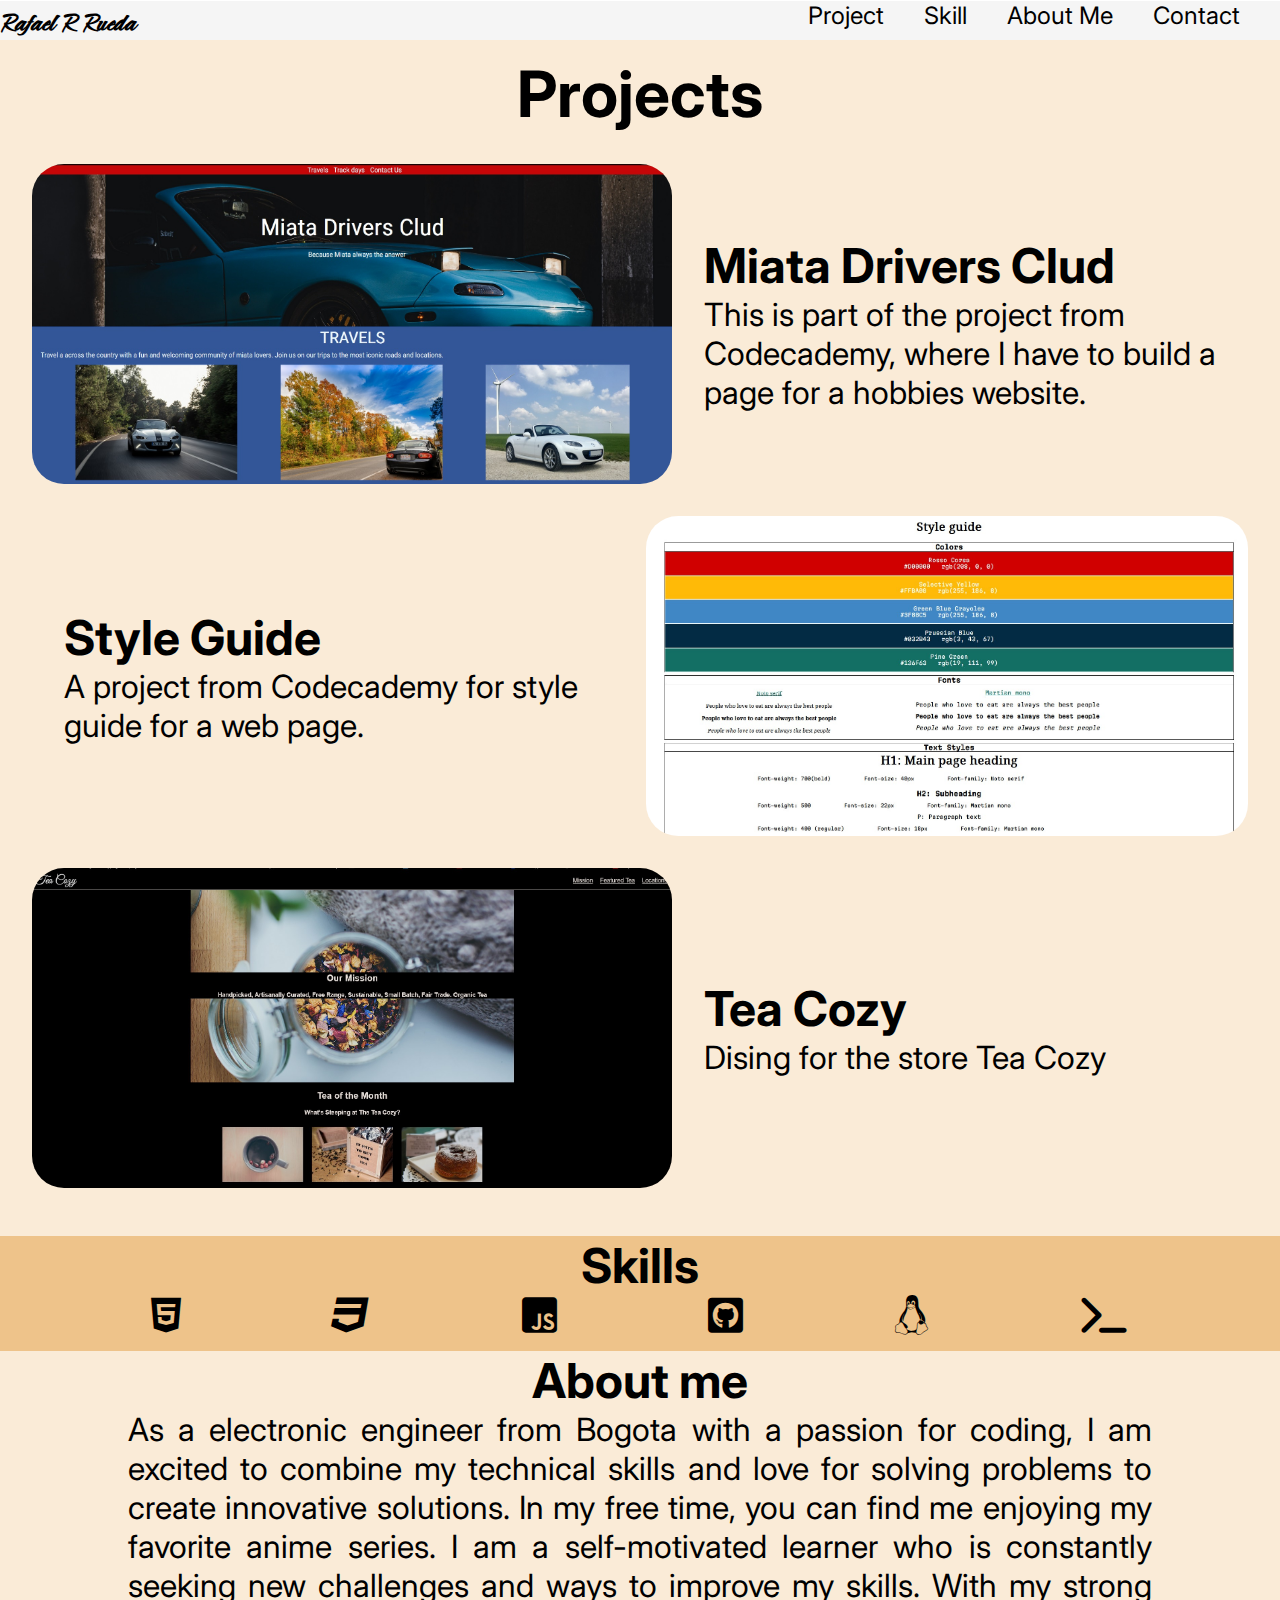
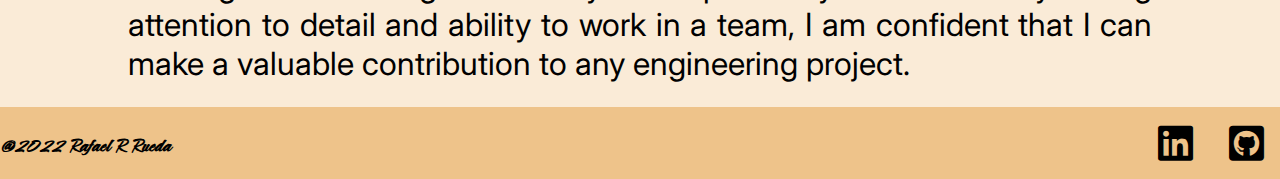
<file: index.html>
<!DOCTYPE html>
<html lang="en">
    <head>
        <link rel="stylesheet" href="./style.css">
        <link rel="stylesheet" href="./assets/fontawesome/css/fontawesome.css">
        <link rel="stylesheet" href="./assets/fontawesome/css/brands.css">
        <link rel="stylesheet" href="./assets/fontawesome/css/solid.css">
        <link rel="preconnect" href="https://fonts.googleapis.com">
        <link rel="preconnect" href="https://fonts.gstatic.com" crossorigin>
        <link href="https://fonts.googleapis.com/css2?family=Caramel&family=Inter&display=swap" rel="stylesheet">
        <title>Rafael R Rueda</title>
    </head>
    <body>
        <header>
            <h3>Rafael R Rueda</h3>
            <nav>
                <ul>
                    <li class="navbar"><a href="#projects">Project</a></li>
                    <li class="navbar"><a href="#skill">Skill</a></li>
                    <li class="navbar"><a href="#about-me">About Me</a></li>
                    <li class="navbar"><a href="./contact.html">Contact</a></li>
                </ul>
            </nav>
        </header>

        <!-- Projects remeber to change for others-->
        <section id="projects">
            <h1>Projects</h1>
            <div class="pro-container-left">
                <img src="./assets/miataClub.jpg" alt="Image of the page miata clud">
                <div class="info-pro">
                    <h2>Miata Drivers Clud</h2>
                    <p>This is part of the project from Codecademy, where I have to build a page for a hobbies website.</p>
                </div>
            </div>
            <div class="pro-container-right">
                <div class="info-pro">
                    <h2>Style Guide</h2>
                    <p>A project from Codecademy for style guide for a web page.</p>
                </div>
                <img src="./assets/StyleGuide.jpg" alt="Image of styling for a web page">
            </div>
            <div class="pro-container-left">
                <img src="./assets/teaCozy.jpg" alt="Image of the page of Tea Cozy">
                <div class="info-pro">
                    <h2>Tea Cozy</h2>
                    <p>Dising for the store Tea Cozy</p>
                </div>
            </div>
        </section>

        <!-- Skills -->
        <section id="skill">
            <h1>Skills</h1>
            <div class="skill-container">
                <i class="fab fa-html5"></i>
                <i class="fab fa-css3"></i>
                <i class="fab fa-js-square"></i> 
                <i class="fab fa-github-square"></i>
                <i class="fab ffab fa-linux"></i>
                <i class="fas fa-terminal"></i> 
            </div>
        </section>

        <!-- About me -->
        <section id="about-me">
            <h1>About me</h1>
            <p>As a electronic engineer from Bogota with a passion for coding,
                 I am excited to combine my technical skills and love for solving problems to create innovative solutions.
                In my free time, you can find me enjoying my favorite anime series. 
                I am a self-motivated learner who is constantly seeking new challenges and ways to improve my skills. 
                With my strong attention to detail and ability to work in a team, I am confident that I can make a valuable contribution to any engineering project.</p>
        </section>

        <!-- Footer -->
        <footer>
            <h4>@2022 Rafael R Rueda</h4>
            <div id="social">
                <i class="fab fa-linkedin"></i>
                <i class="fab fa-github-square"></i>
            </div>     
        </footer>

    </body>
</html>
</file>
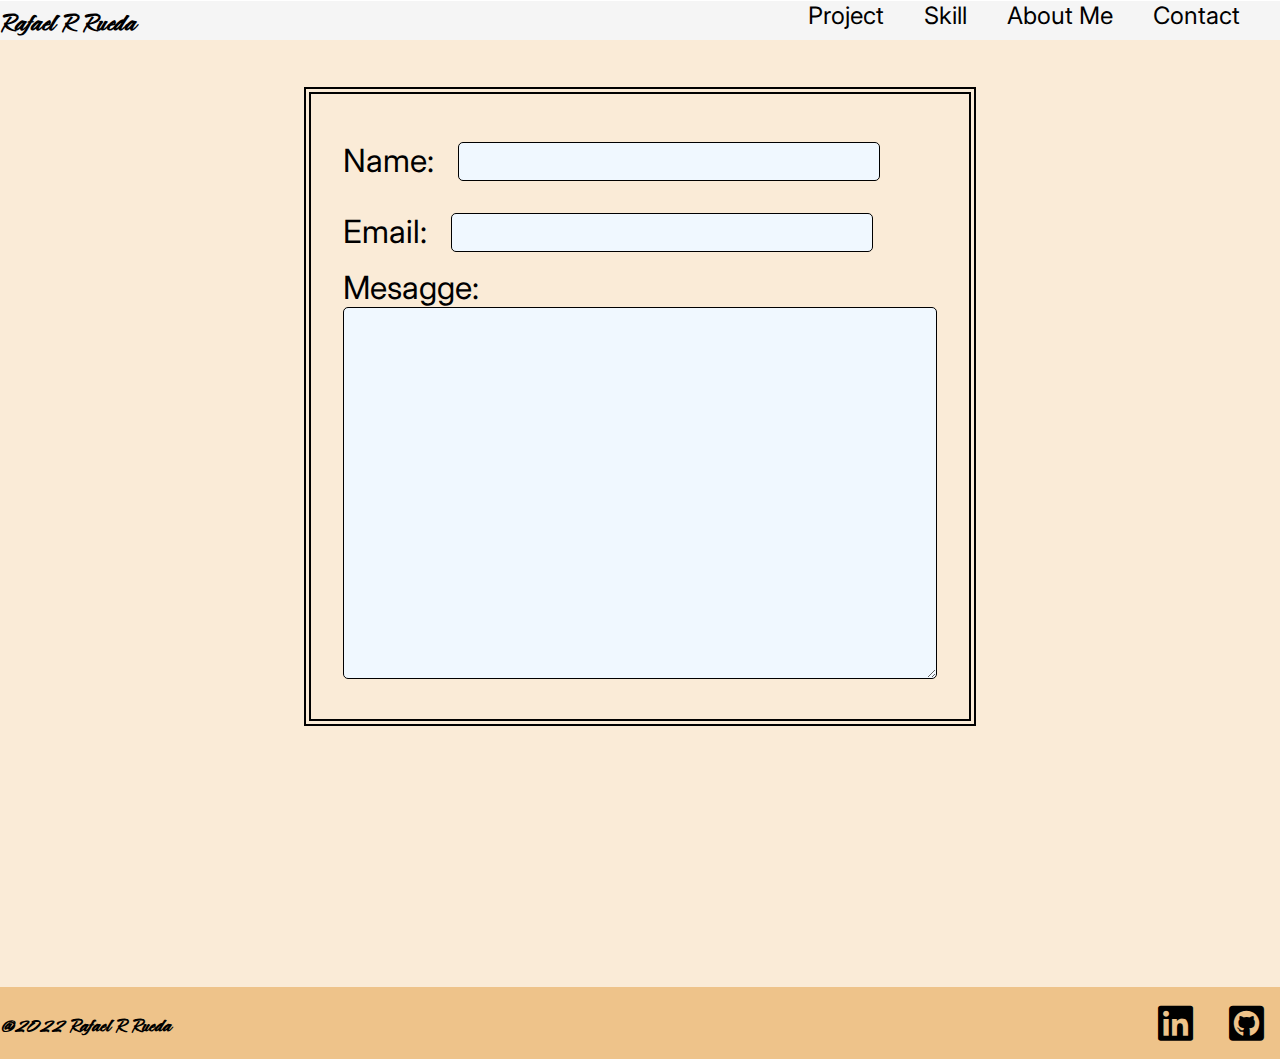
<file: contact.html>
<!DOCTYPE html>
<html lang="en">
    <head>
        <link rel="stylesheet" href="style.css">
        <link rel="stylesheet" href="./assets/fontawesome/css/fontawesome.css">
        <link rel="stylesheet" href="./assets/fontawesome/css/brands.css">
        <link rel="stylesheet" href="./assets/fontawesome/css/solid.css">
        <link rel="preconnect" href="https://fonts.googleapis.com">
        <link rel="preconnect" href="https://fonts.gstatic.com" crossorigin>
        <link href="https://fonts.googleapis.com/css2?family=Caramel&family=Inter&display=swap" rel="stylesheet">
        <title>Contact</title>
    </head>
    <body>
        <header>
            <h3>Rafael R Rueda</h3>
            <nav>
                <ul>
                    <li class="navbar"><a href="./index.html#project">Project</a></li>
                    <li class="navbar"><a href="./index.html#skill">Skill</a></li>
                    <li class="navbar"><a href="./index.html#about-me">About Me</a></li>
                    <li class="navbar"><a href="./contact.html">Contact</a></li>
                </ul>
            </nav>
        </header>

        <!-- Form for Contact -->
        <section id="contact">
            <div class="contact-container">
                <form method="POST" id="fcontact">
                    <label for="fname">Name:</label>
                    <input type="text" id="fname" name="fname"><br>
                    <label for="femail">Email:</label>
                    <input type="text" id="femail" name="femail"><br>
                    <label for="fmessage">Mesagge:</label><br>
                    <textarea name="fmessage" id="fmessage" cols="30" rows="10"></textarea>
                </form>
            </div>
        </section>

         <!-- Footer -->
         <footer>
             <h4>@2022 Rafael R Rueda</h4>
             <div id="social">
                 <i class="fab fa-linkedin"></i>
                 <i class="fab fa-github-square"></i>
             </div>     
         </footer>
        
    </body>
</html>
</file>
<file: style.css>
/* Reset */
* {
    margin: 0;
    padding: 0;
    border: 0;
    outline: 0;
    font-size: 100%;
    vertical-align: baseline;
    background: transparent;
}

/* Universal */
html{
    font-size: 16px;  
    font-family: 'Inter'; 
}

h2{
    font-size: 3rem;
}

h3{
    font-size: 2rem;
    font-family: 'Caramel';
}

p{
    font-size: 2rem;
}

i{
    font-size: 2.5rem;
}

/* Navbar */
header{
    display: flex;
    justify-content: space-between;
    background-color: whitesmoke;
    height: auto;
    position: sticky;
    top: 1px;
}

nav ul{
    display: flex;
    width: auto;
    list-style: none;
    
}
.navbar{
    align-content: center;
}

.navbar a{
    padding-right: 2.5rem;
    font-size: 1.5rem;
    text-decoration: none;
    color: black;
    
}

@media only screen and (max-width: 480px){
    h3{
        display: none;
    }
    
    .navbar a{
        padding-right: 0.5rem;
    }
}

/* Project */
#projects{
    background-color: antiquewhite;
    padding: 1rem 0;
    height: auto;
}

#projects h1{
    font-size: 4rem;
    text-align: center;
}

.pro-container-left{
    display: flex;
    justify-content: left;
    align-items: center;
    margin: 2rem;
}

.pro-container-right{
    display: flex;
    justify-content: right;
    align-items: center;
    margin: 2rem;
}

img{
    height: 20rem;
    width: 40rem;
    border-radius: 2rem;
}

.info-pro{
    width: 37rem;
    margin: 2rem;
}

@media only screen and (max-width: 480px){
    .pro-container-right, .pro-container-left{
        display: block;
        justify-content: center;
        font-size: 1rem;
    }

    img{
        height: 10rem;
        width: 20rem;
    }

    .info-pro{
        width: auto;
        margin: auto;
        font-size: 1rem;
    }

    h2{
        font-size: 2rem;
    }

    p{
        font-size: 1rem;
    }
}

/* Skill */
#skill{
    background-color: rgb(238, 195, 138);
    height: auto;
}

#skill h1{
    font-size: 3rem;
    text-align: center;
}

.skill-container{
    display: flex;
    justify-content: space-evenly;
    padding-bottom: 1rem;
}

/* About me */
#about-me{
    background-color: antiquewhite;
    height: auto;
    padding-bottom: 1.5rem;
}

#about-me h1{
    font-size: 3rem;
    text-align: center;
}

#about-me p{
    width: 80%;
    text-align: justify;
    margin-left: auto;
    margin-right: auto;

}

/* Footer */
footer{
    background-color: rgb(238, 195, 138);
    height: auto;
    display: flex;
    justify-content: space-between;
}

h4{
    font-size: 1.5rem;
    padding: 1px;
    align-self: center;
    font-family: 'Caramel';
}

footer i{
    padding: 1rem;
}

/* Contact */
#contact{ 
    background-color: antiquewhite;
    padding-top: 3rem;
    display: flex;
    justify-content: center;
    font-size: 2rem;
    height: 100vh;
}

#fcontact{
    height: auto;
    width: fit-content;
    padding: 2rem;
    border: 7px double black;
}

input{
    border: 1px solid black;
    margin: 1rem;
    border-radius: 5px;
    background-color: aliceblue;
}
textarea{
    background-color: aliceblue;
    border: 1px solid black;
    border-radius: 5px;
}

@media only screen and (max-width: 480px){
    #contact{
        display: block;
    }
    #fcontact{
        padding: 0.5rem;
        border: none;
        
        border: 1px solid red;
    }
}
</file>
<file: assets/fontawesome/css/brands.css>
/*!
 * Font Awesome Free 6.2.1 by @fontawesome - https://fontawesome.com
 * License - https://fontawesome.com/license/free (Icons: CC BY 4.0, Fonts: SIL OFL 1.1, Code: MIT License)
 * Copyright 2022 Fonticons, Inc.
 */
:root, :host {
  --fa-style-family-brands: 'Font Awesome 6 Brands';
  --fa-font-brands: normal 400 1em/1 'Font Awesome 6 Brands'; }

@font-face {
  font-family: 'Font Awesome 6 Brands';
  font-style: normal;
  font-weight: 400;
  font-display: block;
  src: url("../webfonts/fa-brands-400.woff2") format("woff2"), url("../webfonts/fa-brands-400.ttf") format("truetype"); }

.fab,
.fa-brands {
  font-weight: 400; }

.fa-monero:before {
  content: "\f3d0"; }

.fa-hooli:before {
  content: "\f427"; }

.fa-yelp:before {
  content: "\f1e9"; }

.fa-cc-visa:before {
  content: "\f1f0"; }

.fa-lastfm:before {
  content: "\f202"; }

.fa-shopware:before {
  content: "\f5b5"; }

.fa-creative-commons-nc:before {
  content: "\f4e8"; }

.fa-aws:before {
  content: "\f375"; }

.fa-redhat:before {
  content: "\f7bc"; }

.fa-yoast:before {
  content: "\f2b1"; }

.fa-cloudflare:before {
  content: "\e07d"; }

.fa-ups:before {
  content: "\f7e0"; }

.fa-wpexplorer:before {
  content: "\f2de"; }

.fa-dyalog:before {
  content: "\f399"; }

.fa-bity:before {
  content: "\f37a"; }

.fa-stackpath:before {
  content: "\f842"; }

.fa-buysellads:before {
  content: "\f20d"; }

.fa-first-order:before {
  content: "\f2b0"; }

.fa-modx:before {
  content: "\f285"; }

.fa-guilded:before {
  content: "\e07e"; }

.fa-vnv:before {
  content: "\f40b"; }

.fa-square-js:before {
  content: "\f3b9"; }

.fa-js-square:before {
  content: "\f3b9"; }

.fa-microsoft:before {
  content: "\f3ca"; }

.fa-qq:before {
  content: "\f1d6"; }

.fa-orcid:before {
  content: "\f8d2"; }

.fa-java:before {
  content: "\f4e4"; }

.fa-invision:before {
  content: "\f7b0"; }

.fa-creative-commons-pd-alt:before {
  content: "\f4ed"; }

.fa-centercode:before {
  content: "\f380"; }

.fa-glide-g:before {
  content: "\f2a6"; }

.fa-drupal:before {
  content: "\f1a9"; }

.fa-hire-a-helper:before {
  content: "\f3b0"; }

.fa-creative-commons-by:before {
  content: "\f4e7"; }

.fa-unity:before {
  content: "\e049"; }

.fa-whmcs:before {
  content: "\f40d"; }

.fa-rocketchat:before {
  content: "\f3e8"; }

.fa-vk:before {
  content: "\f189"; }

.fa-untappd:before {
  content: "\f405"; }

.fa-mailchimp:before {
  content: "\f59e"; }

.fa-css3-alt:before {
  content: "\f38b"; }

.fa-square-reddit:before {
  content: "\f1a2"; }

.fa-reddit-square:before {
  content: "\f1a2"; }

.fa-vimeo-v:before {
  content: "\f27d"; }

.fa-contao:before {
  content: "\f26d"; }

.fa-square-font-awesome:before {
  content: "\e5ad"; }

.fa-deskpro:before {
  content: "\f38f"; }

.fa-sistrix:before {
  content: "\f3ee"; }

.fa-square-instagram:before {
  content: "\e055"; }

.fa-instagram-square:before {
  content: "\e055"; }

.fa-battle-net:before {
  content: "\f835"; }

.fa-the-red-yeti:before {
  content: "\f69d"; }

.fa-square-hacker-news:before {
  content: "\f3af"; }

.fa-hacker-news-square:before {
  content: "\f3af"; }

.fa-edge:before {
  content: "\f282"; }

.fa-napster:before {
  content: "\f3d2"; }

.fa-square-snapchat:before {
  content: "\f2ad"; }

.fa-snapchat-square:before {
  content: "\f2ad"; }

.fa-google-plus-g:before {
  content: "\f0d5"; }

.fa-artstation:before {
  content: "\f77a"; }

.fa-markdown:before {
  content: "\f60f"; }

.fa-sourcetree:before {
  content: "\f7d3"; }

.fa-google-plus:before {
  content: "\f2b3"; }

.fa-diaspora:before {
  content: "\f791"; }

.fa-foursquare:before {
  content: "\f180"; }

.fa-stack-overflow:before {
  content: "\f16c"; }

.fa-github-alt:before {
  content: "\f113"; }

.fa-phoenix-squadron:before {
  content: "\f511"; }

.fa-pagelines:before {
  content: "\f18c"; }

.fa-algolia:before {
  content: "\f36c"; }

.fa-red-river:before {
  content: "\f3e3"; }

.fa-creative-commons-sa:before {
  content: "\f4ef"; }

.fa-safari:before {
  content: "\f267"; }

.fa-google:before {
  content: "\f1a0"; }

.fa-square-font-awesome-stroke:before {
  content: "\f35c"; }

.fa-font-awesome-alt:before {
  content: "\f35c"; }

.fa-atlassian:before {
  content: "\f77b"; }

.fa-linkedin-in:before {
  content: "\f0e1"; }

.fa-digital-ocean:before {
  content: "\f391"; }

.fa-nimblr:before {
  content: "\f5a8"; }

.fa-chromecast:before {
  content: "\f838"; }

.fa-evernote:before {
  content: "\f839"; }

.fa-hacker-news:before {
  content: "\f1d4"; }

.fa-creative-commons-sampling:before {
  content: "\f4f0"; }

.fa-adversal:before {
  content: "\f36a"; }

.fa-creative-commons:before {
  content: "\f25e"; }

.fa-watchman-monitoring:before {
  content: "\e087"; }

.fa-fonticons:before {
  content: "\f280"; }

.fa-weixin:before {
  content: "\f1d7"; }

.fa-shirtsinbulk:before {
  content: "\f214"; }

.fa-codepen:before {
  content: "\f1cb"; }

.fa-git-alt:before {
  content: "\f841"; }

.fa-lyft:before {
  content: "\f3c3"; }

.fa-rev:before {
  content: "\f5b2"; }

.fa-windows:before {
  content: "\f17a"; }

.fa-wizards-of-the-coast:before {
  content: "\f730"; }

.fa-square-viadeo:before {
  content: "\f2aa"; }

.fa-viadeo-square:before {
  content: "\f2aa"; }

.fa-meetup:before {
  content: "\f2e0"; }

.fa-centos:before {
  content: "\f789"; }

.fa-adn:before {
  content: "\f170"; }

.fa-cloudsmith:before {
  content: "\f384"; }

.fa-pied-piper-alt:before {
  content: "\f1a8"; }

.fa-square-dribbble:before {
  content: "\f397"; }

.fa-dribbble-square:before {
  content: "\f397"; }

.fa-codiepie:before {
  content: "\f284"; }

.fa-node:before {
  content: "\f419"; }

.fa-mix:before {
  content: "\f3cb"; }

.fa-steam:before {
  content: "\f1b6"; }

.fa-cc-apple-pay:before {
  content: "\f416"; }

.fa-scribd:before {
  content: "\f28a"; }

.fa-openid:before {
  content: "\f19b"; }

.fa-instalod:before {
  content: "\e081"; }

.fa-expeditedssl:before {
  content: "\f23e"; }

.fa-sellcast:before {
  content: "\f2da"; }

.fa-square-twitter:before {
  content: "\f081"; }

.fa-twitter-square:before {
  content: "\f081"; }

.fa-r-project:before {
  content: "\f4f7"; }

.fa-delicious:before {
  content: "\f1a5"; }

.fa-freebsd:before {
  content: "\f3a4"; }

.fa-vuejs:before {
  content: "\f41f"; }

.fa-accusoft:before {
  content: "\f369"; }

.fa-ioxhost:before {
  content: "\f208"; }

.fa-fonticons-fi:before {
  content: "\f3a2"; }

.fa-app-store:before {
  content: "\f36f"; }

.fa-cc-mastercard:before {
  content: "\f1f1"; }

.fa-itunes-note:before {
  content: "\f3b5"; }

.fa-golang:before {
  content: "\e40f"; }

.fa-kickstarter:before {
  content: "\f3bb"; }

.fa-grav:before {
  content: "\f2d6"; }

.fa-weibo:before {
  content: "\f18a"; }

.fa-uncharted:before {
  content: "\e084"; }

.fa-firstdraft:before {
  content: "\f3a1"; }

.fa-square-youtube:before {
  content: "\f431"; }

.fa-youtube-square:before {
  content: "\f431"; }

.fa-wikipedia-w:before {
  content: "\f266"; }

.fa-wpressr:before {
  content: "\f3e4"; }

.fa-rendact:before {
  content: "\f3e4"; }

.fa-angellist:before {
  content: "\f209"; }

.fa-galactic-republic:before {
  content: "\f50c"; }

.fa-nfc-directional:before {
  content: "\e530"; }

.fa-skype:before {
  content: "\f17e"; }

.fa-joget:before {
  content: "\f3b7"; }

.fa-fedora:before {
  content: "\f798"; }

.fa-stripe-s:before {
  content: "\f42a"; }

.fa-meta:before {
  content: "\e49b"; }

.fa-laravel:before {
  content: "\f3bd"; }

.fa-hotjar:before {
  content: "\f3b1"; }

.fa-bluetooth-b:before {
  content: "\f294"; }

.fa-sticker-mule:before {
  content: "\f3f7"; }

.fa-creative-commons-zero:before {
  content: "\f4f3"; }

.fa-hips:before {
  content: "\f452"; }

.fa-behance:before {
  content: "\f1b4"; }

.fa-reddit:before {
  content: "\f1a1"; }

.fa-discord:before {
  content: "\f392"; }

.fa-chrome:before {
  content: "\f268"; }

.fa-app-store-ios:before {
  content: "\f370"; }

.fa-cc-discover:before {
  content: "\f1f2"; }

.fa-wpbeginner:before {
  content: "\f297"; }

.fa-confluence:before {
  content: "\f78d"; }

.fa-mdb:before {
  content: "\f8ca"; }

.fa-dochub:before {
  content: "\f394"; }

.fa-accessible-icon:before {
  content: "\f368"; }

.fa-ebay:before {
  content: "\f4f4"; }

.fa-amazon:before {
  content: "\f270"; }

.fa-unsplash:before {
  content: "\e07c"; }

.fa-yarn:before {
  content: "\f7e3"; }

.fa-square-steam:before {
  content: "\f1b7"; }

.fa-steam-square:before {
  content: "\f1b7"; }

.fa-500px:before {
  content: "\f26e"; }

.fa-square-vimeo:before {
  content: "\f194"; }

.fa-vimeo-square:before {
  content: "\f194"; }

.fa-asymmetrik:before {
  content: "\f372"; }

.fa-font-awesome:before {
  content: "\f2b4"; }

.fa-font-awesome-flag:before {
  content: "\f2b4"; }

.fa-font-awesome-logo-full:before {
  content: "\f2b4"; }

.fa-gratipay:before {
  content: "\f184"; }

.fa-apple:before {
  content: "\f179"; }

.fa-hive:before {
  content: "\e07f"; }

.fa-gitkraken:before {
  content: "\f3a6"; }

.fa-keybase:before {
  content: "\f4f5"; }

.fa-apple-pay:before {
  content: "\f415"; }

.fa-padlet:before {
  content: "\e4a0"; }

.fa-amazon-pay:before {
  content: "\f42c"; }

.fa-square-github:before {
  content: "\f092"; }

.fa-github-square:before {
  content: "\f092"; }

.fa-stumbleupon:before {
  content: "\f1a4"; }

.fa-fedex:before {
  content: "\f797"; }

.fa-phoenix-framework:before {
  content: "\f3dc"; }

.fa-shopify:before {
  content: "\e057"; }

.fa-neos:before {
  content: "\f612"; }

.fa-hackerrank:before {
  content: "\f5f7"; }

.fa-researchgate:before {
  content: "\f4f8"; }

.fa-swift:before {
  content: "\f8e1"; }

.fa-angular:before {
  content: "\f420"; }

.fa-speakap:before {
  content: "\f3f3"; }

.fa-angrycreative:before {
  content: "\f36e"; }

.fa-y-combinator:before {
  content: "\f23b"; }

.fa-empire:before {
  content: "\f1d1"; }

.fa-envira:before {
  content: "\f299"; }

.fa-square-gitlab:before {
  content: "\e5ae"; }

.fa-gitlab-square:before {
  content: "\e5ae"; }

.fa-studiovinari:before {
  content: "\f3f8"; }

.fa-pied-piper:before {
  content: "\f2ae"; }

.fa-wordpress:before {
  content: "\f19a"; }

.fa-product-hunt:before {
  content: "\f288"; }

.fa-firefox:before {
  content: "\f269"; }

.fa-linode:before {
  content: "\f2b8"; }

.fa-goodreads:before {
  content: "\f3a8"; }

.fa-square-odnoklassniki:before {
  content: "\f264"; }

.fa-odnoklassniki-square:before {
  content: "\f264"; }

.fa-jsfiddle:before {
  content: "\f1cc"; }

.fa-sith:before {
  content: "\f512"; }

.fa-themeisle:before {
  content: "\f2b2"; }

.fa-page4:before {
  content: "\f3d7"; }

.fa-hashnode:before {
  content: "\e499"; }

.fa-react:before {
  content: "\f41b"; }

.fa-cc-paypal:before {
  content: "\f1f4"; }

.fa-squarespace:before {
  content: "\f5be"; }

.fa-cc-stripe:before {
  content: "\f1f5"; }

.fa-creative-commons-share:before {
  content: "\f4f2"; }

.fa-bitcoin:before {
  content: "\f379"; }

.fa-keycdn:before {
  content: "\f3ba"; }

.fa-opera:before {
  content: "\f26a"; }

.fa-itch-io:before {
  content: "\f83a"; }

.fa-umbraco:before {
  content: "\f8e8"; }

.fa-galactic-senate:before {
  content: "\f50d"; }

.fa-ubuntu:before {
  content: "\f7df"; }

.fa-draft2digital:before {
  content: "\f396"; }

.fa-stripe:before {
  content: "\f429"; }

.fa-houzz:before {
  content: "\f27c"; }

.fa-gg:before {
  content: "\f260"; }

.fa-dhl:before {
  content: "\f790"; }

.fa-square-pinterest:before {
  content: "\f0d3"; }

.fa-pinterest-square:before {
  content: "\f0d3"; }

.fa-xing:before {
  content: "\f168"; }

.fa-blackberry:before {
  content: "\f37b"; }

.fa-creative-commons-pd:before {
  content: "\f4ec"; }

.fa-playstation:before {
  content: "\f3df"; }

.fa-quinscape:before {
  content: "\f459"; }

.fa-less:before {
  content: "\f41d"; }

.fa-blogger-b:before {
  content: "\f37d"; }

.fa-opencart:before {
  content: "\f23d"; }

.fa-vine:before {
  content: "\f1ca"; }

.fa-paypal:before {
  content: "\f1ed"; }

.fa-gitlab:before {
  content: "\f296"; }

.fa-typo3:before {
  content: "\f42b"; }

.fa-reddit-alien:before {
  content: "\f281"; }

.fa-yahoo:before {
  content: "\f19e"; }

.fa-dailymotion:before {
  content: "\e052"; }

.fa-affiliatetheme:before {
  content: "\f36b"; }

.fa-pied-piper-pp:before {
  content: "\f1a7"; }

.fa-bootstrap:before {
  content: "\f836"; }

.fa-odnoklassniki:before {
  content: "\f263"; }

.fa-nfc-symbol:before {
  content: "\e531"; }

.fa-ethereum:before {
  content: "\f42e"; }

.fa-speaker-deck:before {
  content: "\f83c"; }

.fa-creative-commons-nc-eu:before {
  content: "\f4e9"; }

.fa-patreon:before {
  content: "\f3d9"; }

.fa-avianex:before {
  content: "\f374"; }

.fa-ello:before {
  content: "\f5f1"; }

.fa-gofore:before {
  content: "\f3a7"; }

.fa-bimobject:before {
  content: "\f378"; }

.fa-facebook-f:before {
  content: "\f39e"; }

.fa-square-google-plus:before {
  content: "\f0d4"; }

.fa-google-plus-square:before {
  content: "\f0d4"; }

.fa-mandalorian:before {
  content: "\f50f"; }

.fa-first-order-alt:before {
  content: "\f50a"; }

.fa-osi:before {
  content: "\f41a"; }

.fa-google-wallet:before {
  content: "\f1ee"; }

.fa-d-and-d-beyond:before {
  content: "\f6ca"; }

.fa-periscope:before {
  content: "\f3da"; }

.fa-fulcrum:before {
  content: "\f50b"; }

.fa-cloudscale:before {
  content: "\f383"; }

.fa-forumbee:before {
  content: "\f211"; }

.fa-mizuni:before {
  content: "\f3cc"; }

.fa-schlix:before {
  content: "\f3ea"; }

.fa-square-xing:before {
  content: "\f169"; }

.fa-xing-square:before {
  content: "\f169"; }

.fa-bandcamp:before {
  content: "\f2d5"; }

.fa-wpforms:before {
  content: "\f298"; }

.fa-cloudversify:before {
  content: "\f385"; }

.fa-usps:before {
  content: "\f7e1"; }

.fa-megaport:before {
  content: "\f5a3"; }

.fa-magento:before {
  content: "\f3c4"; }

.fa-spotify:before {
  content: "\f1bc"; }

.fa-optin-monster:before {
  content: "\f23c"; }

.fa-fly:before {
  content: "\f417"; }

.fa-aviato:before {
  content: "\f421"; }

.fa-itunes:before {
  content: "\f3b4"; }

.fa-cuttlefish:before {
  content: "\f38c"; }

.fa-blogger:before {
  content: "\f37c"; }

.fa-flickr:before {
  content: "\f16e"; }

.fa-viber:before {
  content: "\f409"; }

.fa-soundcloud:before {
  content: "\f1be"; }

.fa-digg:before {
  content: "\f1a6"; }

.fa-tencent-weibo:before {
  content: "\f1d5"; }

.fa-symfony:before {
  content: "\f83d"; }

.fa-maxcdn:before {
  content: "\f136"; }

.fa-etsy:before {
  content: "\f2d7"; }

.fa-facebook-messenger:before {
  content: "\f39f"; }

.fa-audible:before {
  content: "\f373"; }

.fa-think-peaks:before {
  content: "\f731"; }

.fa-bilibili:before {
  content: "\e3d9"; }

.fa-erlang:before {
  content: "\f39d"; }

.fa-cotton-bureau:before {
  content: "\f89e"; }

.fa-dashcube:before {
  content: "\f210"; }

.fa-42-group:before {
  content: "\e080"; }

.fa-innosoft:before {
  content: "\e080"; }

.fa-stack-exchange:before {
  content: "\f18d"; }

.fa-elementor:before {
  content: "\f430"; }

.fa-square-pied-piper:before {
  content: "\e01e"; }

.fa-pied-piper-square:before {
  content: "\e01e"; }

.fa-creative-commons-nd:before {
  content: "\f4eb"; }

.fa-palfed:before {
  content: "\f3d8"; }

.fa-superpowers:before {
  content: "\f2dd"; }

.fa-resolving:before {
  content: "\f3e7"; }

.fa-xbox:before {
  content: "\f412"; }

.fa-searchengin:before {
  content: "\f3eb"; }

.fa-tiktok:before {
  content: "\e07b"; }

.fa-square-facebook:before {
  content: "\f082"; }

.fa-facebook-square:before {
  content: "\f082"; }

.fa-renren:before {
  content: "\f18b"; }

.fa-linux:before {
  content: "\f17c"; }

.fa-glide:before {
  content: "\f2a5"; }

.fa-linkedin:before {
  content: "\f08c"; }

.fa-hubspot:before {
  content: "\f3b2"; }

.fa-deploydog:before {
  content: "\f38e"; }

.fa-twitch:before {
  content: "\f1e8"; }

.fa-ravelry:before {
  content: "\f2d9"; }

.fa-mixer:before {
  content: "\e056"; }

.fa-square-lastfm:before {
  content: "\f203"; }

.fa-lastfm-square:before {
  content: "\f203"; }

.fa-vimeo:before {
  content: "\f40a"; }

.fa-mendeley:before {
  content: "\f7b3"; }

.fa-uniregistry:before {
  content: "\f404"; }

.fa-figma:before {
  content: "\f799"; }

.fa-creative-commons-remix:before {
  content: "\f4ee"; }

.fa-cc-amazon-pay:before {
  content: "\f42d"; }

.fa-dropbox:before {
  content: "\f16b"; }

.fa-instagram:before {
  content: "\f16d"; }

.fa-cmplid:before {
  content: "\e360"; }

.fa-facebook:before {
  content: "\f09a"; }

.fa-gripfire:before {
  content: "\f3ac"; }

.fa-jedi-order:before {
  content: "\f50e"; }

.fa-uikit:before {
  content: "\f403"; }

.fa-fort-awesome-alt:before {
  content: "\f3a3"; }

.fa-phabricator:before {
  content: "\f3db"; }

.fa-ussunnah:before {
  content: "\f407"; }

.fa-earlybirds:before {
  content: "\f39a"; }

.fa-trade-federation:before {
  content: "\f513"; }

.fa-autoprefixer:before {
  content: "\f41c"; }

.fa-whatsapp:before {
  content: "\f232"; }

.fa-slideshare:before {
  content: "\f1e7"; }

.fa-google-play:before {
  content: "\f3ab"; }

.fa-viadeo:before {
  content: "\f2a9"; }

.fa-line:before {
  content: "\f3c0"; }

.fa-google-drive:before {
  content: "\f3aa"; }

.fa-servicestack:before {
  content: "\f3ec"; }

.fa-simplybuilt:before {
  content: "\f215"; }

.fa-bitbucket:before {
  content: "\f171"; }

.fa-imdb:before {
  content: "\f2d8"; }

.fa-deezer:before {
  content: "\e077"; }

.fa-raspberry-pi:before {
  content: "\f7bb"; }

.fa-jira:before {
  content: "\f7b1"; }

.fa-docker:before {
  content: "\f395"; }

.fa-screenpal:before {
  content: "\e570"; }

.fa-bluetooth:before {
  content: "\f293"; }

.fa-gitter:before {
  content: "\f426"; }

.fa-d-and-d:before {
  content: "\f38d"; }

.fa-microblog:before {
  content: "\e01a"; }

.fa-cc-diners-club:before {
  content: "\f24c"; }

.fa-gg-circle:before {
  content: "\f261"; }

.fa-pied-piper-hat:before {
  content: "\f4e5"; }

.fa-kickstarter-k:before {
  content: "\f3bc"; }

.fa-yandex:before {
  content: "\f413"; }

.fa-readme:before {
  content: "\f4d5"; }

.fa-html5:before {
  content: "\f13b"; }

.fa-sellsy:before {
  content: "\f213"; }

.fa-sass:before {
  content: "\f41e"; }

.fa-wirsindhandwerk:before {
  content: "\e2d0"; }

.fa-wsh:before {
  content: "\e2d0"; }

.fa-buromobelexperte:before {
  content: "\f37f"; }

.fa-salesforce:before {
  content: "\f83b"; }

.fa-octopus-deploy:before {
  content: "\e082"; }

.fa-medapps:before {
  content: "\f3c6"; }

.fa-ns8:before {
  content: "\f3d5"; }

.fa-pinterest-p:before {
  content: "\f231"; }

.fa-apper:before {
  content: "\f371"; }

.fa-fort-awesome:before {
  content: "\f286"; }

.fa-waze:before {
  content: "\f83f"; }

.fa-cc-jcb:before {
  content: "\f24b"; }

.fa-snapchat:before {
  content: "\f2ab"; }

.fa-snapchat-ghost:before {
  content: "\f2ab"; }

.fa-fantasy-flight-games:before {
  content: "\f6dc"; }

.fa-rust:before {
  content: "\e07a"; }

.fa-wix:before {
  content: "\f5cf"; }

.fa-square-behance:before {
  content: "\f1b5"; }

.fa-behance-square:before {
  content: "\f1b5"; }

.fa-supple:before {
  content: "\f3f9"; }

.fa-rebel:before {
  content: "\f1d0"; }

.fa-css3:before {
  content: "\f13c"; }

.fa-staylinked:before {
  content: "\f3f5"; }

.fa-kaggle:before {
  content: "\f5fa"; }

.fa-space-awesome:before {
  content: "\e5ac"; }

.fa-deviantart:before {
  content: "\f1bd"; }

.fa-cpanel:before {
  content: "\f388"; }

.fa-goodreads-g:before {
  content: "\f3a9"; }

.fa-square-git:before {
  content: "\f1d2"; }

.fa-git-square:before {
  content: "\f1d2"; }

.fa-square-tumblr:before {
  content: "\f174"; }

.fa-tumblr-square:before {
  content: "\f174"; }

.fa-trello:before {
  content: "\f181"; }

.fa-creative-commons-nc-jp:before {
  content: "\f4ea"; }

.fa-get-pocket:before {
  content: "\f265"; }

.fa-perbyte:before {
  content: "\e083"; }

.fa-grunt:before {
  content: "\f3ad"; }

.fa-weebly:before {
  content: "\f5cc"; }

.fa-connectdevelop:before {
  content: "\f20e"; }

.fa-leanpub:before {
  content: "\f212"; }

.fa-black-tie:before {
  content: "\f27e"; }

.fa-themeco:before {
  content: "\f5c6"; }

.fa-python:before {
  content: "\f3e2"; }

.fa-android:before {
  content: "\f17b"; }

.fa-bots:before {
  content: "\e340"; }

.fa-free-code-camp:before {
  content: "\f2c5"; }

.fa-hornbill:before {
  content: "\f592"; }

.fa-js:before {
  content: "\f3b8"; }

.fa-ideal:before {
  content: "\e013"; }

.fa-git:before {
  content: "\f1d3"; }

.fa-dev:before {
  content: "\f6cc"; }

.fa-sketch:before {
  content: "\f7c6"; }

.fa-yandex-international:before {
  content: "\f414"; }

.fa-cc-amex:before {
  content: "\f1f3"; }

.fa-uber:before {
  content: "\f402"; }

.fa-github:before {
  content: "\f09b"; }

.fa-php:before {
  content: "\f457"; }

.fa-alipay:before {
  content: "\f642"; }

.fa-youtube:before {
  content: "\f167"; }

.fa-skyatlas:before {
  content: "\f216"; }

.fa-firefox-browser:before {
  content: "\e007"; }

.fa-replyd:before {
  content: "\f3e6"; }

.fa-suse:before {
  content: "\f7d6"; }

.fa-jenkins:before {
  content: "\f3b6"; }

.fa-twitter:before {
  content: "\f099"; }

.fa-rockrms:before {
  content: "\f3e9"; }

.fa-pinterest:before {
  content: "\f0d2"; }

.fa-buffer:before {
  content: "\f837"; }

.fa-npm:before {
  content: "\f3d4"; }

.fa-yammer:before {
  content: "\f840"; }

.fa-btc:before {
  content: "\f15a"; }

.fa-dribbble:before {
  content: "\f17d"; }

.fa-stumbleupon-circle:before {
  content: "\f1a3"; }

.fa-internet-explorer:before {
  content: "\f26b"; }

.fa-telegram:before {
  content: "\f2c6"; }

.fa-telegram-plane:before {
  content: "\f2c6"; }

.fa-old-republic:before {
  content: "\f510"; }

.fa-square-whatsapp:before {
  content: "\f40c"; }

.fa-whatsapp-square:before {
  content: "\f40c"; }

.fa-node-js:before {
  content: "\f3d3"; }

.fa-edge-legacy:before {
  content: "\e078"; }

.fa-slack:before {
  content: "\f198"; }

.fa-slack-hash:before {
  content: "\f198"; }

.fa-medrt:before {
  content: "\f3c8"; }

.fa-usb:before {
  content: "\f287"; }

.fa-tumblr:before {
  content: "\f173"; }

.fa-vaadin:before {
  content: "\f408"; }

.fa-quora:before {
  content: "\f2c4"; }

.fa-reacteurope:before {
  content: "\f75d"; }

.fa-medium:before {
  content: "\f23a"; }

.fa-medium-m:before {
  content: "\f23a"; }

.fa-amilia:before {
  content: "\f36d"; }

.fa-mixcloud:before {
  content: "\f289"; }

.fa-flipboard:before {
  content: "\f44d"; }

.fa-viacoin:before {
  content: "\f237"; }

.fa-critical-role:before {
  content: "\f6c9"; }

.fa-sitrox:before {
  content: "\e44a"; }

.fa-discourse:before {
  content: "\f393"; }

.fa-joomla:before {
  content: "\f1aa"; }

.fa-mastodon:before {
  content: "\f4f6"; }

.fa-airbnb:before {
  content: "\f834"; }

.fa-wolf-pack-battalion:before {
  content: "\f514"; }

.fa-buy-n-large:before {
  content: "\f8a6"; }

.fa-gulp:before {
  content: "\f3ae"; }

.fa-creative-commons-sampling-plus:before {
  content: "\f4f1"; }

.fa-strava:before {
  content: "\f428"; }

.fa-ember:before {
  content: "\f423"; }

.fa-canadian-maple-leaf:before {
  content: "\f785"; }

.fa-teamspeak:before {
  content: "\f4f9"; }

.fa-pushed:before {
  content: "\f3e1"; }

.fa-wordpress-simple:before {
  content: "\f411"; }

.fa-nutritionix:before {
  content: "\f3d6"; }

.fa-wodu:before {
  content: "\e088"; }

.fa-google-pay:before {
  content: "\e079"; }

.fa-intercom:before {
  content: "\f7af"; }

.fa-zhihu:before {
  content: "\f63f"; }

.fa-korvue:before {
  content: "\f42f"; }

.fa-pix:before {
  content: "\e43a"; }

.fa-steam-symbol:before {
  content: "\f3f6"; }
</file>
<file: assets/fontawesome/css/solid.css>
/*!
 * Font Awesome Free 6.2.1 by @fontawesome - https://fontawesome.com
 * License - https://fontawesome.com/license/free (Icons: CC BY 4.0, Fonts: SIL OFL 1.1, Code: MIT License)
 * Copyright 2022 Fonticons, Inc.
 */
:root, :host {
  --fa-style-family-classic: 'Font Awesome 6 Free';
  --fa-font-solid: normal 900 1em/1 'Font Awesome 6 Free'; }

@font-face {
  font-family: 'Font Awesome 6 Free';
  font-style: normal;
  font-weight: 900;
  font-display: block;
  src: url("../webfonts/fa-solid-900.woff2") format("woff2"), url("../webfonts/fa-solid-900.ttf") format("truetype"); }

.fas,
.fa-solid {
  font-weight: 900; }
</file>
